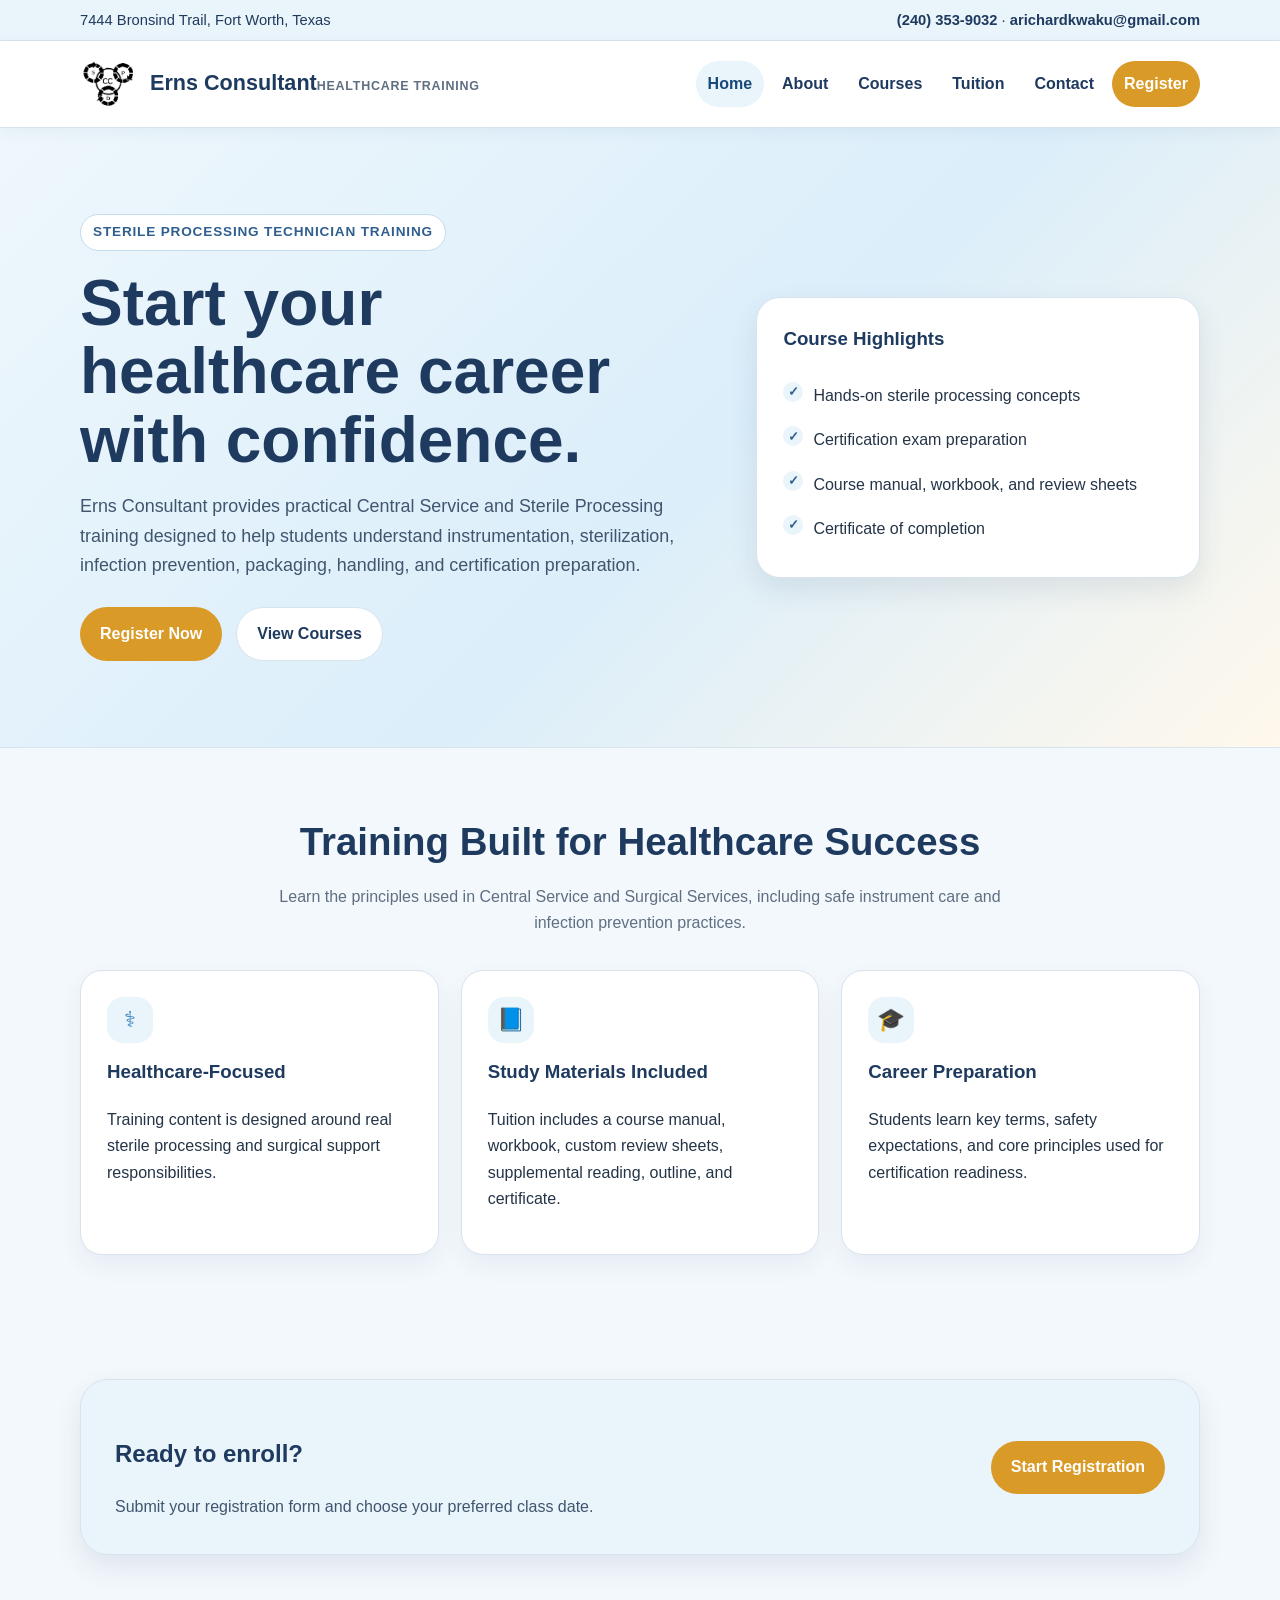
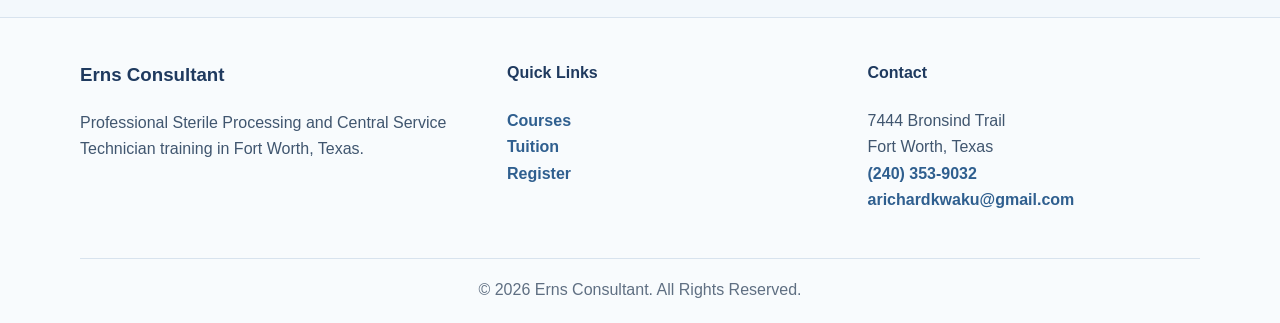
<file: index.html>
<!DOCTYPE html>
<html lang="en">
<head>
<meta charset="UTF-8" />
<meta name="viewport" content="width=device-width, initial-scale=1.0" />
<title>Erns Consultant | Sterile Processing Technician Training</title>
<link rel="stylesheet" href="styles.css" />
<meta name="description" content="Professional Sterile Processing and Central Service Technician training in Fort Worth, Texas." />
</head>
<body>
<div class="topbar"><div class="container"><span>7444 Bronsind Trail, Fort Worth, Texas</span><span><a href="tel:12403539032">(240) 353-9032</a> · <a href="mailto:arichardkwaku@gmail.com">arichardkwaku@gmail.com</a></span></div></div>
<header class="site-header"><div class="container header-inner"><a class="brand" href="index.html"><img src="logo.png" alt="Erns Consultant Logo" class="logo"/><span><span class="brand-title">Erns Consultant</span><span class="brand-subtitle">Healthcare Training</span></span></a><input type="checkbox" id="nav-toggle" class="nav-toggle"/><label for="nav-toggle" class="menu-icon">☰</label><nav class="navbar"><a class="active" href="index.html">Home</a><a href="about.html">About</a><a href="courses.html">Courses</a><a href="tuition.html">Tuition</a><a href="contact.html">Contact</a><a class="nav-cta" href="register.html">Register</a></nav></div></header>
<section class="hero"><div class="container hero-grid"><div><span class="eyebrow">Sterile Processing Technician Training</span><h1>Start your healthcare career with confidence.</h1><p>Erns Consultant provides practical Central Service and Sterile Processing training designed to help students understand instrumentation, sterilization, infection prevention, packaging, handling, and certification preparation.</p><div class="hero-actions"><a class="btn btn-primary" href="register.html">Register Now</a><a class="btn btn-secondary" href="courses.html">View Courses</a></div></div><aside class="hero-card"><h3>Course Highlights</h3><ul class="check-list"><li>Hands-on sterile processing concepts</li><li>Certification exam preparation</li><li>Course manual, workbook, and review sheets</li><li>Certificate of completion</li></ul></aside></div></section>
<main>
<section class="section"><div class="container"><div class="section-title"><h2>Training Built for Healthcare Success</h2><p>Learn the principles used in Central Service and Surgical Services, including safe instrument care and infection prevention practices.</p></div><div class="grid-3"><article class="card"><div class="icon">⚕</div><h3>Healthcare-Focused</h3><p>Training content is designed around real sterile processing and surgical support responsibilities.</p></article><article class="card"><div class="icon">📘</div><h3>Study Materials Included</h3><p>Tuition includes a course manual, workbook, custom review sheets, supplemental reading, outline, and certificate.</p></article><article class="card"><div class="icon">🎓</div><h3>Career Preparation</h3><p>Students learn key terms, safety expectations, and core principles used for certification readiness.</p></article></div></div></section>
<section class="section"><div class="container"><div class="banner"><div><h2>Ready to enroll?</h2><p>Submit your registration form and choose your preferred class date.</p></div><a class="btn btn-primary" href="register.html">Start Registration</a></div></div></section>
</main>
<footer class="footer"><div class="container footer-grid"><div><h3>Erns Consultant</h3><p>Professional Sterile Processing and Central Service Technician training in Fort Worth, Texas.</p></div><div><h4>Quick Links</h4><p><a href="courses.html">Courses</a><br><a href="tuition.html">Tuition</a><br><a href="register.html">Register</a></p></div><div><h4>Contact</h4><p>7444 Bronsind Trail<br>Fort Worth, Texas<br><a href="tel:12403539032">(240) 353-9032</a><br><a href="mailto:arichardkwaku@gmail.com">arichardkwaku@gmail.com</a></p></div></div><div class="container footer-bottom">&copy; 2026 Erns Consultant. All Rights Reserved.</div></footer>
</body></html>
</file>
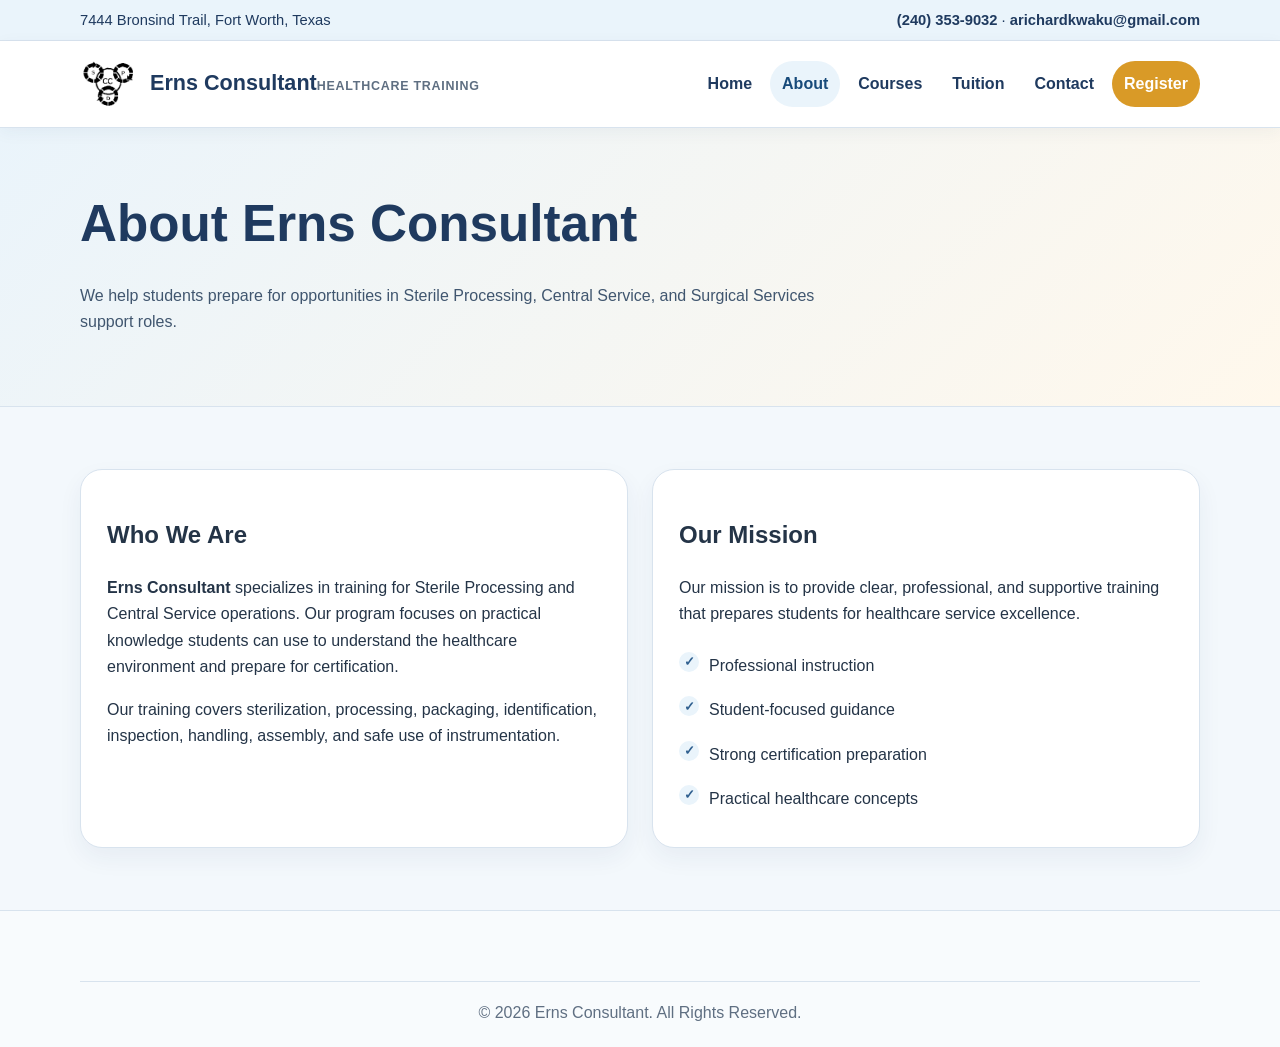
<file: about.html>
<!DOCTYPE html><html lang="en"><head><meta charset="UTF-8"/><meta name="viewport" content="width=device-width, initial-scale=1.0"/><title>About | Erns Consultant</title><link rel="stylesheet" href="styles.css"/></head><body>
<div class="topbar"><div class="container"><span>7444 Bronsind Trail, Fort Worth, Texas</span><span><a href="tel:12403539032">(240) 353-9032</a> · <a href="mailto:arichardkwaku@gmail.com">arichardkwaku@gmail.com</a></span></div></div><header class="site-header"><div class="container header-inner"><a class="brand" href="index.html"><img src="logo.png" alt="Erns Consultant Logo" class="logo"/><span><span class="brand-title">Erns Consultant</span><span class="brand-subtitle">Healthcare Training</span></span></a><input type="checkbox" id="nav-toggle" class="nav-toggle"/><label for="nav-toggle" class="menu-icon">☰</label><nav class="navbar"><a href="index.html">Home</a><a class="active" href="about.html">About</a><a href="courses.html">Courses</a><a href="tuition.html">Tuition</a><a href="contact.html">Contact</a><a class="nav-cta" href="register.html">Register</a></nav></div></header>
<section class="page-hero"><div class="container"><h1>About Erns Consultant</h1><p>We help students prepare for opportunities in Sterile Processing, Central Service, and Surgical Services support roles.</p></div></section><main><section class="section"><div class="container grid-2"><div class="card"><h2>Who We Are</h2><p><strong>Erns Consultant</strong> specializes in training for Sterile Processing and Central Service operations. Our program focuses on practical knowledge students can use to understand the healthcare environment and prepare for certification.</p><p>Our training covers sterilization, processing, packaging, identification, inspection, handling, assembly, and safe use of instrumentation.</p></div><div class="card"><h2>Our Mission</h2><p>Our mission is to provide clear, professional, and supportive training that prepares students for healthcare service excellence.</p><ul class="check-list"><li>Professional instruction</li><li>Student-focused guidance</li><li>Strong certification preparation</li><li>Practical healthcare concepts</li></ul></div></div></section></main><footer class="footer"><div class="container footer-bottom">&copy; 2026 Erns Consultant. All Rights Reserved.</div></footer></body></html>
</file>
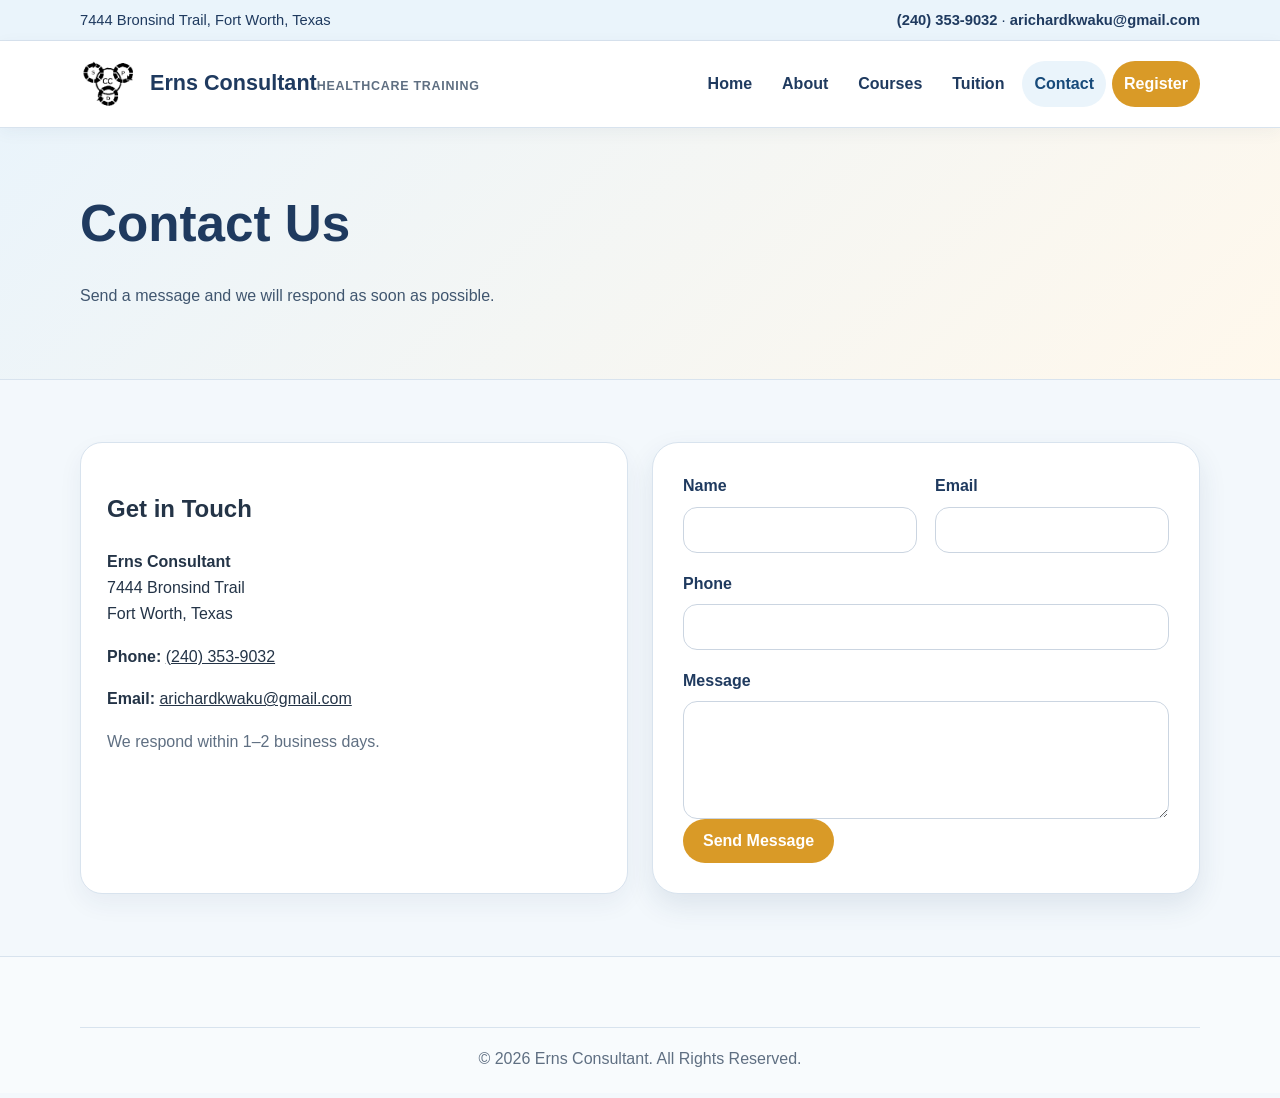
<file: contact.html>
<!DOCTYPE html><html lang="en"><head><meta charset="UTF-8"/><meta name="viewport" content="width=device-width, initial-scale=1.0"/><title>Contact | Erns Consultant</title><link rel="stylesheet" href="styles.css"/></head><body>
<div class="topbar"><div class="container"><span>7444 Bronsind Trail, Fort Worth, Texas</span><span><a href="tel:12403539032">(240) 353-9032</a> · <a href="mailto:arichardkwaku@gmail.com">arichardkwaku@gmail.com</a></span></div></div><header class="site-header"><div class="container header-inner"><a class="brand" href="index.html"><img src="logo.png" alt="Erns Consultant Logo" class="logo"/><span><span class="brand-title">Erns Consultant</span><span class="brand-subtitle">Healthcare Training</span></span></a><input type="checkbox" id="nav-toggle" class="nav-toggle"/><label for="nav-toggle" class="menu-icon">☰</label><nav class="navbar"><a href="index.html">Home</a><a href="about.html">About</a><a href="courses.html">Courses</a><a href="tuition.html">Tuition</a><a class="active" href="contact.html">Contact</a><a class="nav-cta" href="register.html">Register</a></nav></div></header>
<section class="page-hero"><div class="container"><h1>Contact Us</h1><p>Send a message and we will respond as soon as possible.</p></div></section><main><section class="section"><div class="container grid-2"><div class="card"><h2>Get in Touch</h2><p><strong>Erns Consultant</strong><br>7444 Bronsind Trail<br>Fort Worth, Texas</p><p><strong>Phone:</strong> <a href="tel:12403539032">(240) 353-9032</a></p><p><strong>Email:</strong> <a href="mailto:arichardkwaku@gmail.com">arichardkwaku@gmail.com</a></p><p class="muted">We respond within 1–2 business days.</p></div><div class="form-card"><form action="https://formsubmit.co/arichardkwaku@gmail.com" method="POST"><input type="hidden" name="_subject" value="New Contact Message - Erns Consultant"><input type="hidden" name="_template" value="table"><input type="hidden" name="_captcha" value="true"><input type="hidden" name="_next" value="thankyou.html"><input type="hidden" name="_autoresponse" value="Thank you for contacting Erns Consultant. We have received your message and will get back to you shortly."><input type="text" name="_honey" class="honeypot" tabindex="-1" autocomplete="off"><div class="form-grid"><label>Name<input type="text" name="Name" required></label><label>Email<input type="email" name="email" required></label><label class="full">Phone<input type="tel" name="Phone"></label><label class="full">Message<textarea name="Message" rows="5" required></textarea></label></div><button class="btn btn-primary" type="submit">Send Message</button></form></div></div></section></main><footer class="footer"><div class="container footer-bottom">&copy; 2026 Erns Consultant. All Rights Reserved.</div></footer></body></html>
</file>
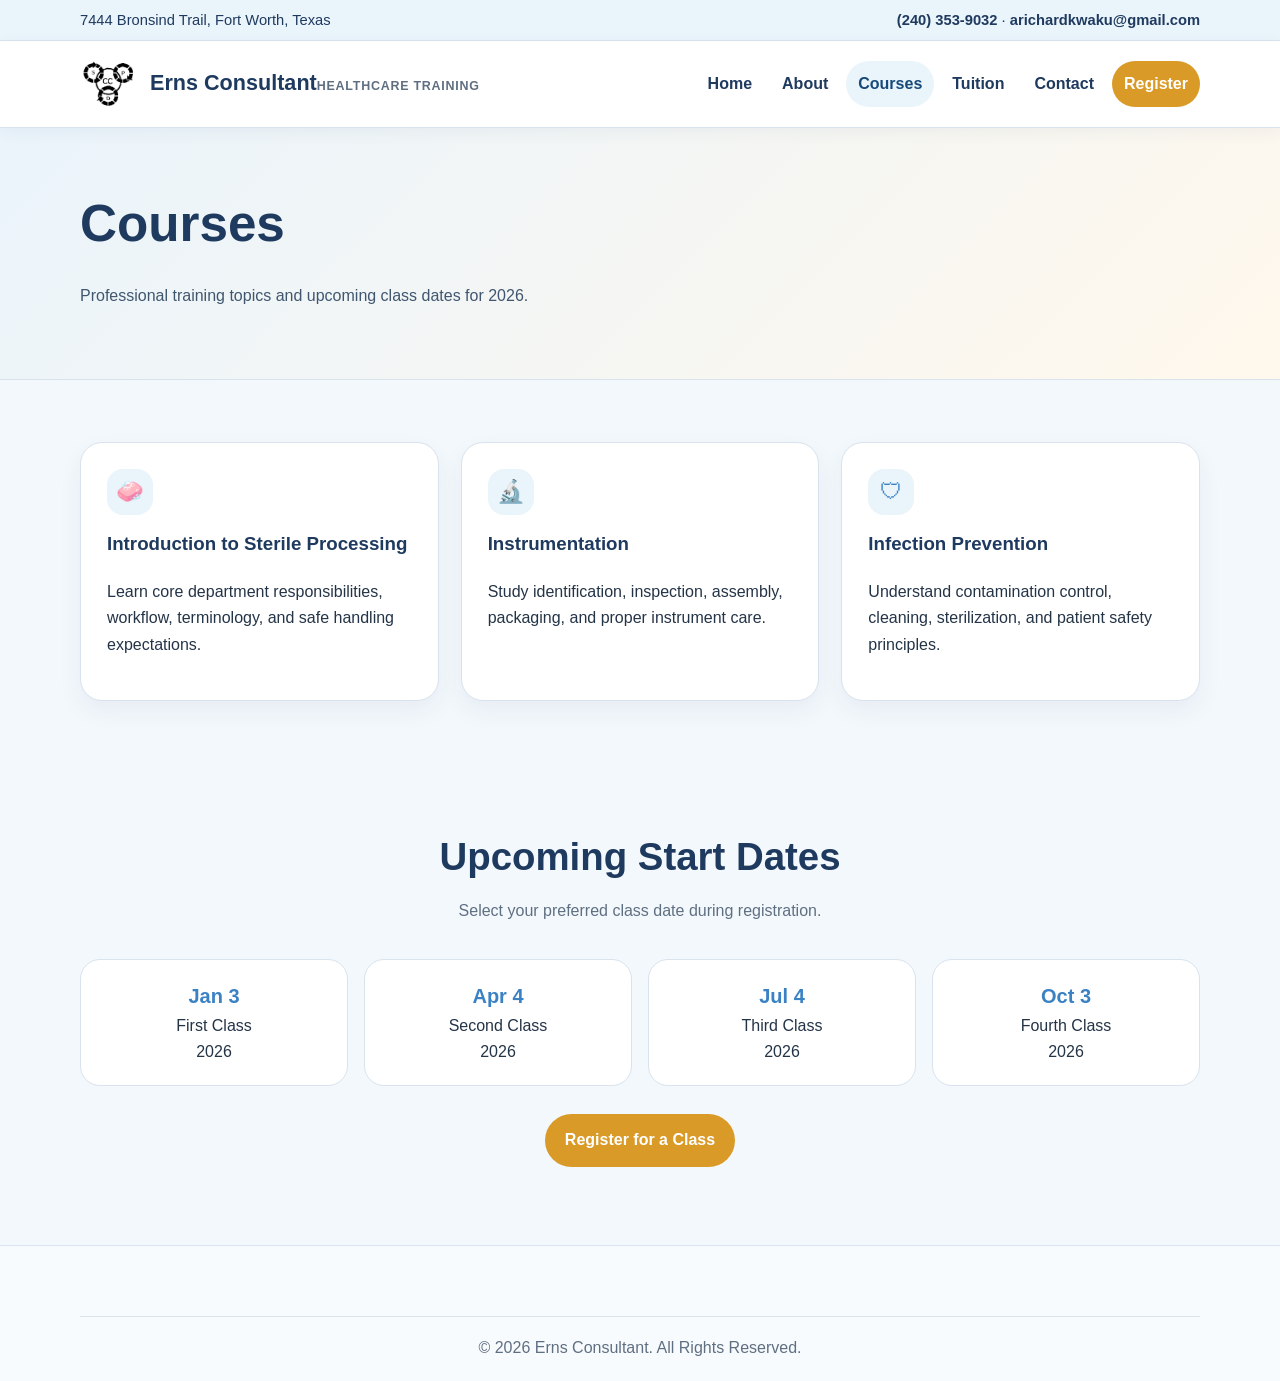
<file: courses.html>
<!DOCTYPE html><html lang="en"><head><meta charset="UTF-8"/><meta name="viewport" content="width=device-width, initial-scale=1.0"/><title>Courses | Erns Consultant</title><link rel="stylesheet" href="styles.css"/></head><body>
<div class="topbar"><div class="container"><span>7444 Bronsind Trail, Fort Worth, Texas</span><span><a href="tel:12403539032">(240) 353-9032</a> · <a href="mailto:arichardkwaku@gmail.com">arichardkwaku@gmail.com</a></span></div></div><header class="site-header"><div class="container header-inner"><a class="brand" href="index.html"><img src="logo.png" alt="Erns Consultant Logo" class="logo"/><span><span class="brand-title">Erns Consultant</span><span class="brand-subtitle">Healthcare Training</span></span></a><input type="checkbox" id="nav-toggle" class="nav-toggle"/><label for="nav-toggle" class="menu-icon">☰</label><nav class="navbar"><a href="index.html">Home</a><a href="about.html">About</a><a class="active" href="courses.html">Courses</a><a href="tuition.html">Tuition</a><a href="contact.html">Contact</a><a class="nav-cta" href="register.html">Register</a></nav></div></header>
<section class="page-hero"><div class="container"><h1>Courses</h1><p>Professional training topics and upcoming class dates for 2026.</p></div></section><main><section class="section"><div class="container"><div class="grid-3"><div class="card"><div class="icon">🧼</div><h3>Introduction to Sterile Processing</h3><p>Learn core department responsibilities, workflow, terminology, and safe handling expectations.</p></div><div class="card"><div class="icon">🔬</div><h3>Instrumentation</h3><p>Study identification, inspection, assembly, packaging, and proper instrument care.</p></div><div class="card"><div class="icon">🛡</div><h3>Infection Prevention</h3><p>Understand contamination control, cleaning, sterilization, and patient safety principles.</p></div></div></div></section><section class="section"><div class="container"><div class="section-title"><h2>Upcoming Start Dates</h2><p>Select your preferred class date during registration.</p></div><div class="timeline"><div class="date-card"><strong>Jan 3</strong><span>First Class<br>2026</span></div><div class="date-card"><strong>Apr 4</strong><span>Second Class<br>2026</span></div><div class="date-card"><strong>Jul 4</strong><span>Third Class<br>2026</span></div><div class="date-card"><strong>Oct 3</strong><span>Fourth Class<br>2026</span></div></div><p style="text-align:center;margin-top:28px"><a class="btn btn-primary" href="register.html">Register for a Class</a></p></div></section></main><footer class="footer"><div class="container footer-bottom">&copy; 2026 Erns Consultant. All Rights Reserved.</div></footer></body></html>
</file>
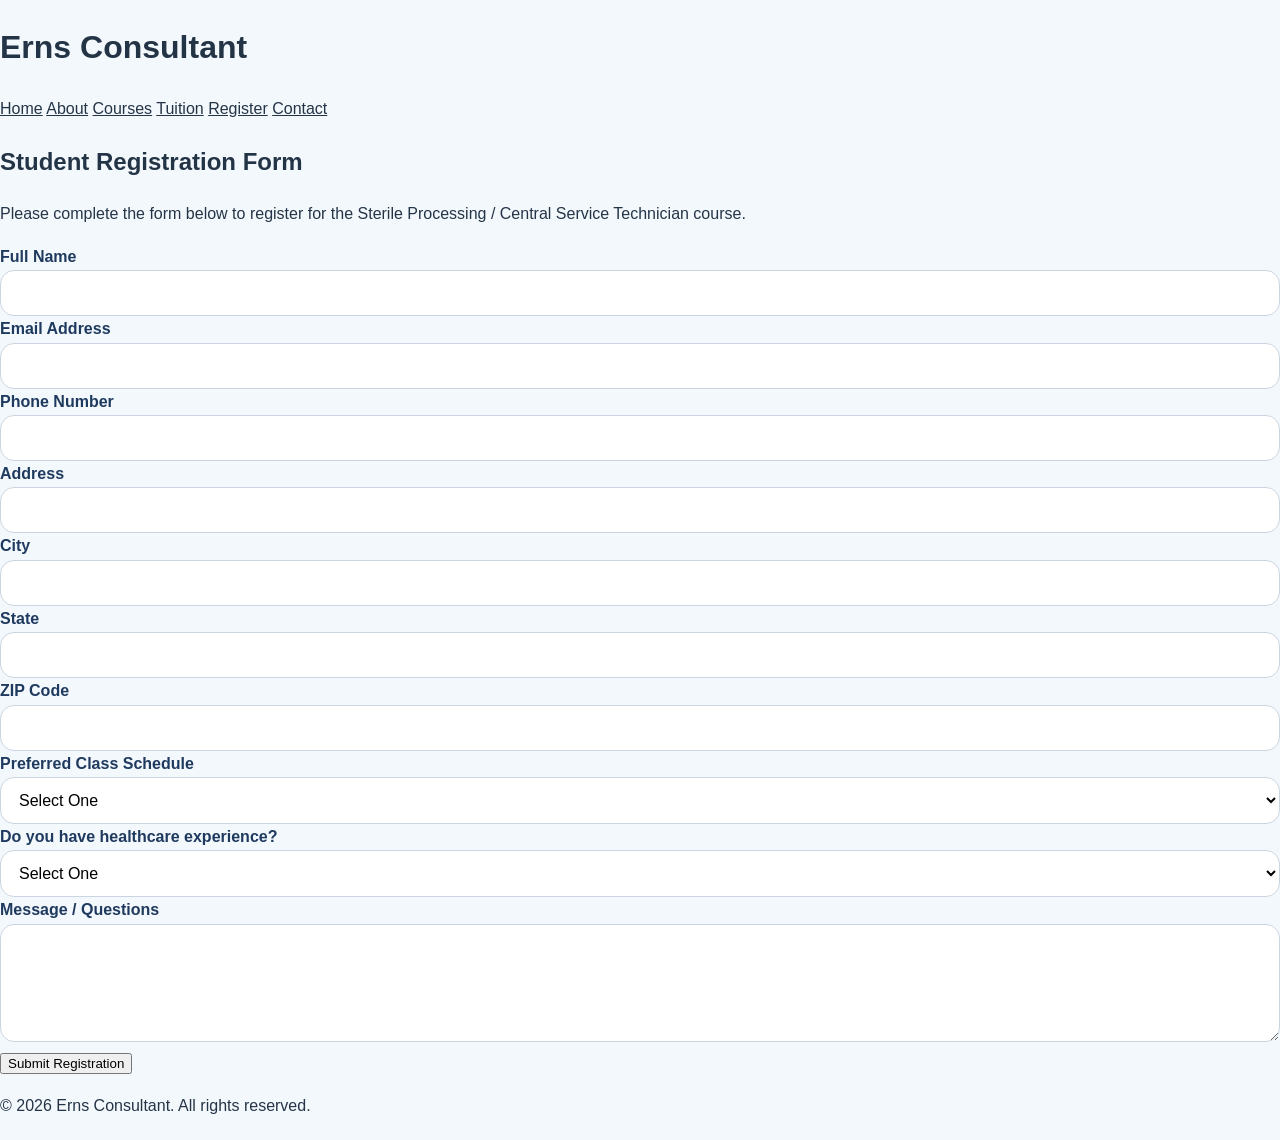
<file: register.html>
<!DOCTYPE html>
<html lang="en">
<head>
  <meta charset="UTF-8" />
  <meta name="viewport" content="width=device-width, initial-scale=1.0" />
  <title>Register - Erns Consultant</title>
  <link rel="stylesheet" href="styles.css" />
</head>
<body>

<header>
  <h1>Erns Consultant</h1>
  <nav>
    <a href="index.html">Home</a>
    <a href="about.html">About</a>
    <a href="courses.html">Courses</a>
    <a href="tuition.html">Tuition</a>
    <a href="register.html">Register</a>
    <a href="contact.html">Contact</a>
  </nav>
</header>

<main>
  <section class="form-section">
    <h2>Student Registration Form</h2>
    <p>Please complete the form below to register for the Sterile Processing / Central Service Technician course.</p>

    <form action="https://formsubmit.co/arichardkwaku@gmail.com" method="POST">

      <input type="hidden" name="_subject" value="New Student Registration - Erns Consultant">
      <input type="hidden" name="_template" value="table">
      <input type="hidden" name="_captcha" value="true">
      <input type="hidden" name="_next" value="https://rappiah37.github.io/web2026/thankyou.html">
      <input type="hidden" name="_autoresponse" value="Thank you for registering with Erns Consultant. We have received your registration. Our team will contact you soon.">
      <input type="text" name="_honey" style="display:none">

      <label>Full Name</label>
      <input type="text" name="Full Name" required>

      <label>Email Address</label>
      <input type="email" name="email" required>

      <label>Phone Number</label>
      <input type="tel" name="Phone Number" required>

      <label>Address</label>
      <input type="text" name="Address" required>

      <label>City</label>
      <input type="text" name="City" required>

      <label>State</label>
      <input type="text" name="State" required>

      <label>ZIP Code</label>
      <input type="text" name="ZIP Code" required>

      <label>Preferred Class Schedule</label>
      <select name="Preferred Class Schedule" required>
        <option value="">Select One</option>
        <option>Weekday Class</option>
        <option>Weekend Class</option>
        <option>Evening Class</option>
      </select>

      <label>Do you have healthcare experience?</label>
      <select name="Healthcare Experience" required>
        <option value="">Select One</option>
        <option>Yes</option>
        <option>No</option>
      </select>

      <label>Message / Questions</label>
      <textarea name="Message" rows="5"></textarea>

      <button type="submit">Submit Registration</button>

    </form>
  </section>
</main>

<footer>
  <p>&copy; 2026 Erns Consultant. All rights reserved.</p>
</footer>

</body>
</html>
</file>
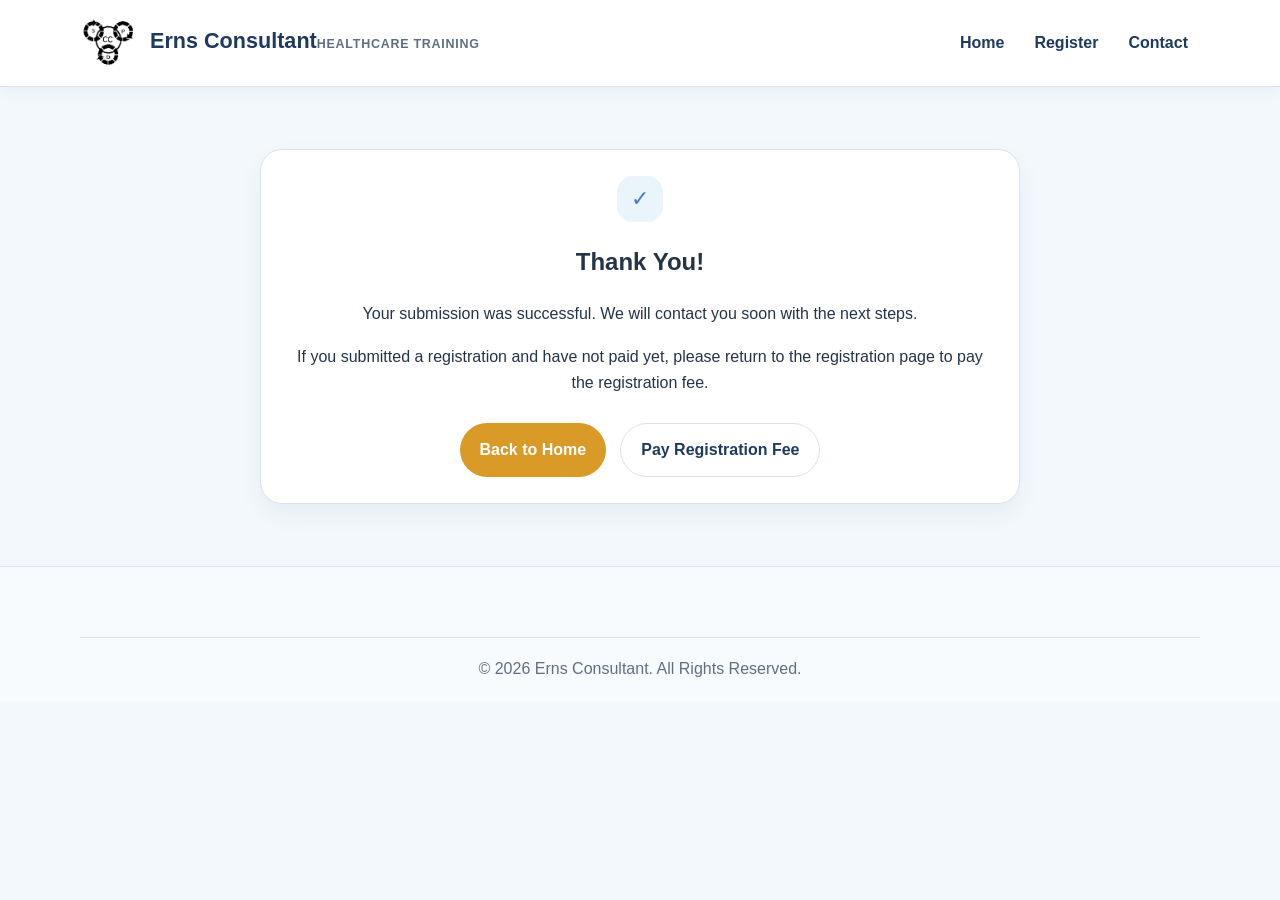
<file: thankyou.html>
<!DOCTYPE html><html lang="en"><head><meta charset="UTF-8"/><meta name="viewport" content="width=device-width, initial-scale=1.0"/><title>Thank You | Erns Consultant</title><link rel="stylesheet" href="styles.css"/></head><body><header class="site-header"><div class="container header-inner"><a class="brand" href="index.html"><img src="logo.png" alt="Erns Consultant Logo" class="logo"/><span><span class="brand-title">Erns Consultant</span><span class="brand-subtitle">Healthcare Training</span></span></a><nav class="navbar"><a href="index.html">Home</a><a href="register.html">Register</a><a href="contact.html">Contact</a></nav></div></header><main><section class="section"><div class="container"><div class="card" style="text-align:center;max-width:760px;margin:auto"><div class="icon" style="margin:auto auto 16px">✓</div><h1>Thank You!</h1><p>Your submission was successful. We will contact you soon with the next steps.</p><p>If you submitted a registration and have not paid yet, please return to the registration page to pay the registration fee.</p><div class="hero-actions" style="justify-content:center"><a class="btn btn-primary" href="index.html">Back to Home</a><a class="btn btn-secondary" href="register.html#payment">Pay Registration Fee</a></div></div></div></section></main><footer class="footer"><div class="container footer-bottom">&copy; 2026 Erns Consultant. All Rights Reserved.</div></footer></body></html>
</file>
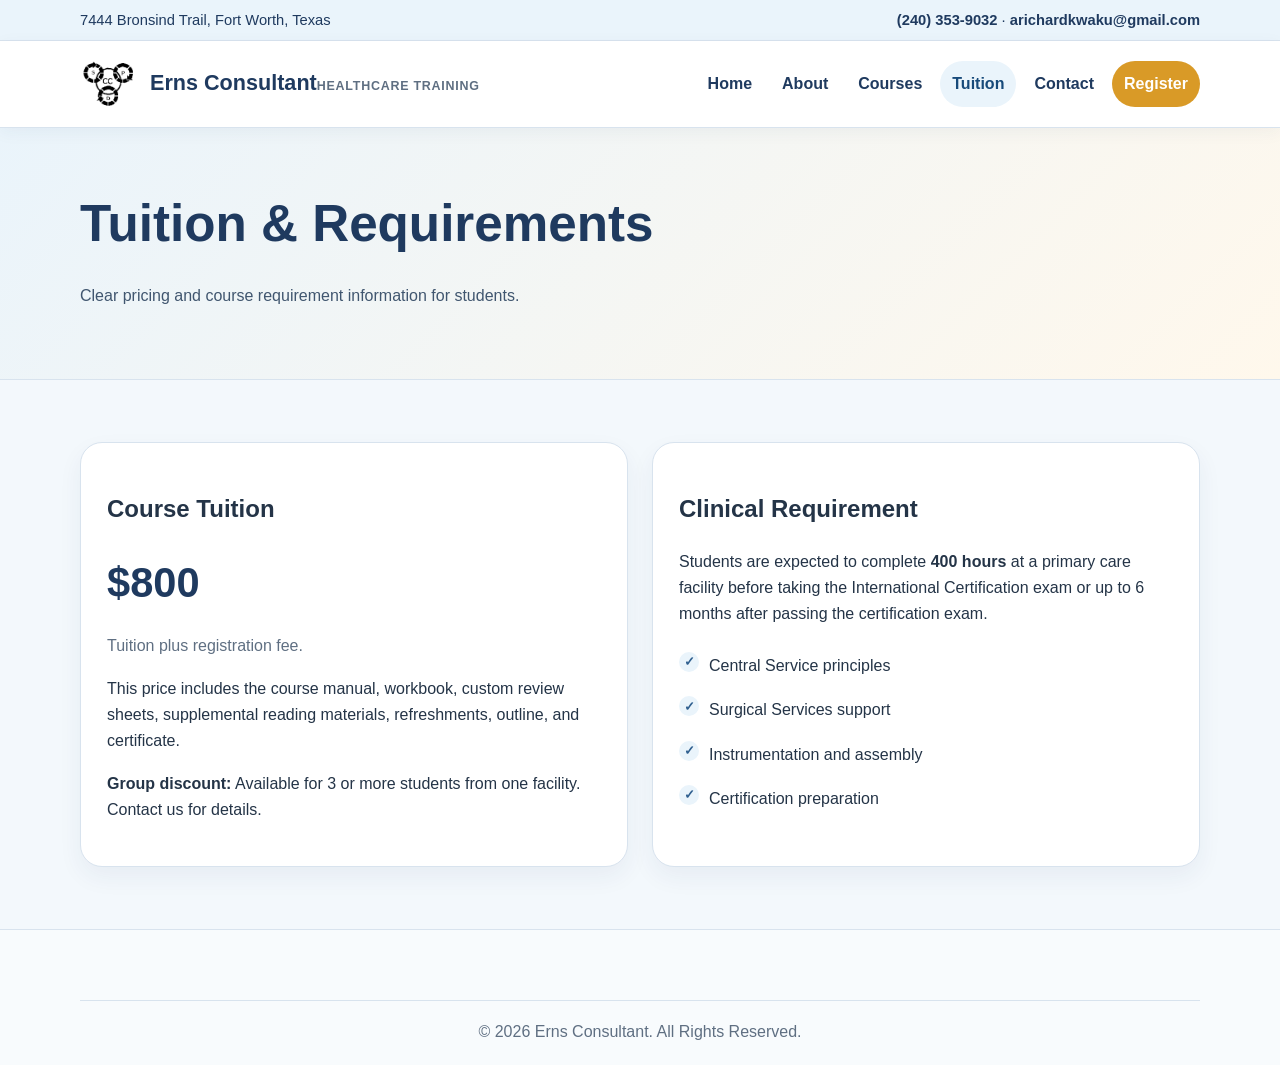
<file: tuition.html>
<!DOCTYPE html><html lang="en"><head><meta charset="UTF-8"/><meta name="viewport" content="width=device-width, initial-scale=1.0"/><title>Tuition | Erns Consultant</title><link rel="stylesheet" href="styles.css"/></head><body>
<div class="topbar"><div class="container"><span>7444 Bronsind Trail, Fort Worth, Texas</span><span><a href="tel:12403539032">(240) 353-9032</a> · <a href="mailto:arichardkwaku@gmail.com">arichardkwaku@gmail.com</a></span></div></div><header class="site-header"><div class="container header-inner"><a class="brand" href="index.html"><img src="logo.png" alt="Erns Consultant Logo" class="logo"/><span><span class="brand-title">Erns Consultant</span><span class="brand-subtitle">Healthcare Training</span></span></a><input type="checkbox" id="nav-toggle" class="nav-toggle"/><label for="nav-toggle" class="menu-icon">☰</label><nav class="navbar"><a href="index.html">Home</a><a href="about.html">About</a><a href="courses.html">Courses</a><a class="active" href="tuition.html">Tuition</a><a href="contact.html">Contact</a><a class="nav-cta" href="register.html">Register</a></nav></div></header>
<section class="page-hero"><div class="container"><h1>Tuition & Requirements</h1><p>Clear pricing and course requirement information for students.</p></div></section><main><section class="section"><div class="container grid-2"><div class="card"><h2>Course Tuition</h2><p class="price">$800</p><p class="muted">Tuition plus registration fee.</p><p>This price includes the course manual, workbook, custom review sheets, supplemental reading materials, refreshments, outline, and certificate.</p><p><strong>Group discount:</strong> Available for 3 or more students from one facility. Contact us for details.</p></div><div class="card"><h2>Clinical Requirement</h2><p>Students are expected to complete <strong>400 hours</strong> at a primary care facility before taking the International Certification exam or up to 6 months after passing the certification exam.</p><ul class="check-list"><li>Central Service principles</li><li>Surgical Services support</li><li>Instrumentation and assembly</li><li>Certification preparation</li></ul></div></div></section></main><footer class="footer"><div class="container footer-bottom">&copy; 2026 Erns Consultant. All Rights Reserved.</div></footer></body></html>
</file>
<file: styles.css>
:root{
  --navy:#1f3a5f; --blue:#3b82c4; --gold:#d99a27; --ink:#243447; --muted:#5f6f82;
  --line:#d8e3ee; --bg:#f3f8fc; --white:#fff; --soft:#eaf4fb; --cream:#fff8ec;
  --shadow:0 12px 28px rgba(31,58,95,.10);
}
*{box-sizing:border-box} html{scroll-behavior:smooth}
body{margin:0;font-family:Arial,Helvetica,sans-serif;background:var(--bg);color:var(--ink);line-height:1.65}
a{color:inherit}.container{width:min(1120px,92%);margin:auto}
.topbar{background:#eaf4fb;color:#1f3a5f;font-size:.92rem;border-bottom:1px solid var(--line)}
.topbar .container{display:flex;justify-content:space-between;gap:18px;align-items:center;padding:8px 0;flex-wrap:wrap}.topbar a{color:#1f3a5f;text-decoration:none;font-weight:700}
.site-header{background:#fff;position:sticky;top:0;z-index:1000;border-bottom:1px solid var(--line);box-shadow:0 4px 16px rgba(31,58,95,.05)}
.header-inner{display:flex;align-items:center;justify-content:space-between;padding:14px 0;gap:20px}.brand{display:flex;align-items:center;gap:12px;text-decoration:none}.logo{width:58px;height:58px;object-fit:contain}.brand-title{font-size:1.35rem;font-weight:800;color:var(--navy);line-height:1.1}.brand-subtitle{font-size:.78rem;color:var(--muted);font-weight:700;letter-spacing:.06em;text-transform:uppercase}.nav-toggle{display:none}.menu-icon{display:none;font-size:2rem;color:var(--navy);cursor:pointer}.navbar{display:flex;align-items:center;gap:6px}.navbar a{padding:10px 12px;text-decoration:none;color:var(--navy);font-weight:700;border-radius:999px}.navbar a:hover,.navbar a.active{background:var(--soft);color:#174a7a}.nav-cta{background:var(--gold)!important;color:#fff!important}
.hero{background:linear-gradient(135deg,#eef7fc 0%,#dbeefa 55%,#fff8ec 100%);color:var(--ink);padding:86px 0;border-bottom:1px solid var(--line)}
.hero-grid{display:grid;grid-template-columns:1.18fr .82fr;gap:38px;align-items:center}.eyebrow{display:inline-block;background:#fff;color:#2f5f8f;border:1px solid #c5dcec;padding:6px 12px;border-radius:999px;font-weight:800;font-size:.85rem;text-transform:uppercase;letter-spacing:.06em}.hero h1{font-size:clamp(2.1rem,5vw,4rem);line-height:1.07;margin:18px 0;color:var(--navy)}.hero p{font-size:1.12rem;color:#40566f;max-width:720px}.hero-actions{display:flex;gap:14px;flex-wrap:wrap;margin-top:26px}.btn{display:inline-flex;align-items:center;justify-content:center;gap:8px;padding:13px 20px;border-radius:999px;text-decoration:none;border:0;font-weight:800;cursor:pointer;font-size:1rem}.btn-primary{background:var(--gold);color:#fff}.btn-primary:hover{filter:brightness(.96)}.btn-secondary{background:#fff;color:var(--navy);border:1px solid var(--line)}
.hero-card{background:#fff;border:1px solid var(--line);border-radius:24px;padding:26px;box-shadow:var(--shadow)}.hero-card h3{margin-top:0;color:var(--navy)}.check-list{list-style:none;padding:0;margin:0}.check-list li{padding:9px 0 9px 30px;position:relative}.check-list li::before{content:'✓';position:absolute;left:0;top:8px;background:#eaf4fb;color:#2f5f8f;width:20px;height:20px;border-radius:50%;display:flex;align-items:center;justify-content:center;font-weight:900;font-size:.8rem}
.section{padding:62px 0}.section-title{text-align:center;margin-bottom:34px}.section-title h2{font-size:clamp(1.8rem,3vw,2.6rem);color:var(--navy);margin:0 0 10px}.section-title p{margin:auto;color:var(--muted);max-width:760px}.grid-3{display:grid;grid-template-columns:repeat(3,1fr);gap:22px}.grid-2{display:grid;grid-template-columns:repeat(2,1fr);gap:24px}.card{background:#fff;border:1px solid var(--line);border-radius:22px;padding:26px;box-shadow:0 10px 24px rgba(31,58,95,.06)}.card h3{color:var(--navy);margin-top:0}.icon{width:46px;height:46px;border-radius:16px;background:var(--soft);color:var(--blue);display:flex;align-items:center;justify-content:center;font-size:1.4rem;margin-bottom:14px}.banner{background:#eaf4fb;color:var(--navy);border:1px solid var(--line);border-radius:28px;padding:34px;display:flex;justify-content:space-between;align-items:center;gap:24px;box-shadow:var(--shadow)}.banner p{color:#40566f;margin:0}.price{font-size:2.6rem;font-weight:900;color:var(--navy);margin:10px 0}.muted{color:var(--muted)}.timeline{display:grid;grid-template-columns:repeat(4,1fr);gap:16px}.date-card{background:#fff;border:1px solid var(--line);border-radius:20px;padding:20px;text-align:center}.date-card strong{display:block;color:var(--blue);font-size:1.25rem}.form-card{background:#fff;border:1px solid var(--line);border-radius:26px;box-shadow:var(--shadow);padding:30px}.form-grid{display:grid;grid-template-columns:repeat(2,1fr);gap:18px}label{font-weight:800;color:var(--navy);display:flex;flex-direction:column;gap:7px}input,select,textarea{width:100%;border:1px solid #cbd5e1;border-radius:14px;padding:13px 14px;font-size:1rem;background:#fff}input:focus,select:focus,textarea:focus{outline:3px solid rgba(59,130,196,.18);border-color:var(--blue)}.full{grid-column:1/-1}.honeypot{position:absolute!important;left:-9999px!important;opacity:0!important}.terms{display:flex;flex-direction:row;gap:10px;align-items:flex-start;margin:18px 0;font-weight:600;color:var(--ink)}.terms input{width:auto;margin-top:6px}.form-note{background:#fff8ec;border:1px solid #f1d9a9;border-radius:16px;padding:14px;color:#5c4100}
.footer{background:#f8fbfd;color:#40566f;padding:42px 0 20px;border-top:1px solid var(--line)}.footer-grid{display:grid;grid-template-columns:1.2fr 1fr 1fr;gap:28px}.footer h3,.footer h4{color:var(--navy);margin-top:0}.footer a{color:#2f5f8f;text-decoration:none;font-weight:700}.footer a:hover{text-decoration:underline}.footer-bottom{border-top:1px solid var(--line);margin-top:28px;padding-top:18px;text-align:center;color:#5f6f82}.page-hero{background:linear-gradient(135deg,#eaf4fb,#fff8ec);color:var(--ink);padding:54px 0;border-bottom:1px solid var(--line)}.page-hero h1{font-size:clamp(2rem,4vw,3.3rem);margin:0 0 8px;color:var(--navy)}.page-hero p{max-width:760px;color:#40566f}.table{width:100%;border-collapse:collapse;background:#fff;border-radius:18px;overflow:hidden;border:1px solid var(--line)}.table th,.table td{padding:16px;text-align:left;border-bottom:1px solid var(--line)}.table th{background:var(--soft);color:var(--navy)}
@media(max-width:900px){.hero-grid,.grid-3,.grid-2,.timeline,.footer-grid{grid-template-columns:1fr}.hero{padding:64px 0}.banner{flex-direction:column;align-items:flex-start}.menu-icon{display:block}.navbar{display:none;position:absolute;left:0;right:0;top:86px;background:#fff;border-bottom:1px solid var(--line);padding:14px 4%;flex-direction:column;align-items:stretch}.nav-toggle:checked~.navbar{display:flex}.navbar a{border-radius:12px}.form-grid{grid-template-columns:1fr}.topbar .container{justify-content:center;text-align:center}}
@media(max-width:520px){.logo{width:48px;height:48px}.brand-title{font-size:1.08rem}.brand-subtitle{font-size:.68rem}.hero-actions .btn,.btn{width:100%}.section{padding:44px 0}.form-card{padding:20px}.topbar{display:none}}
</file>
